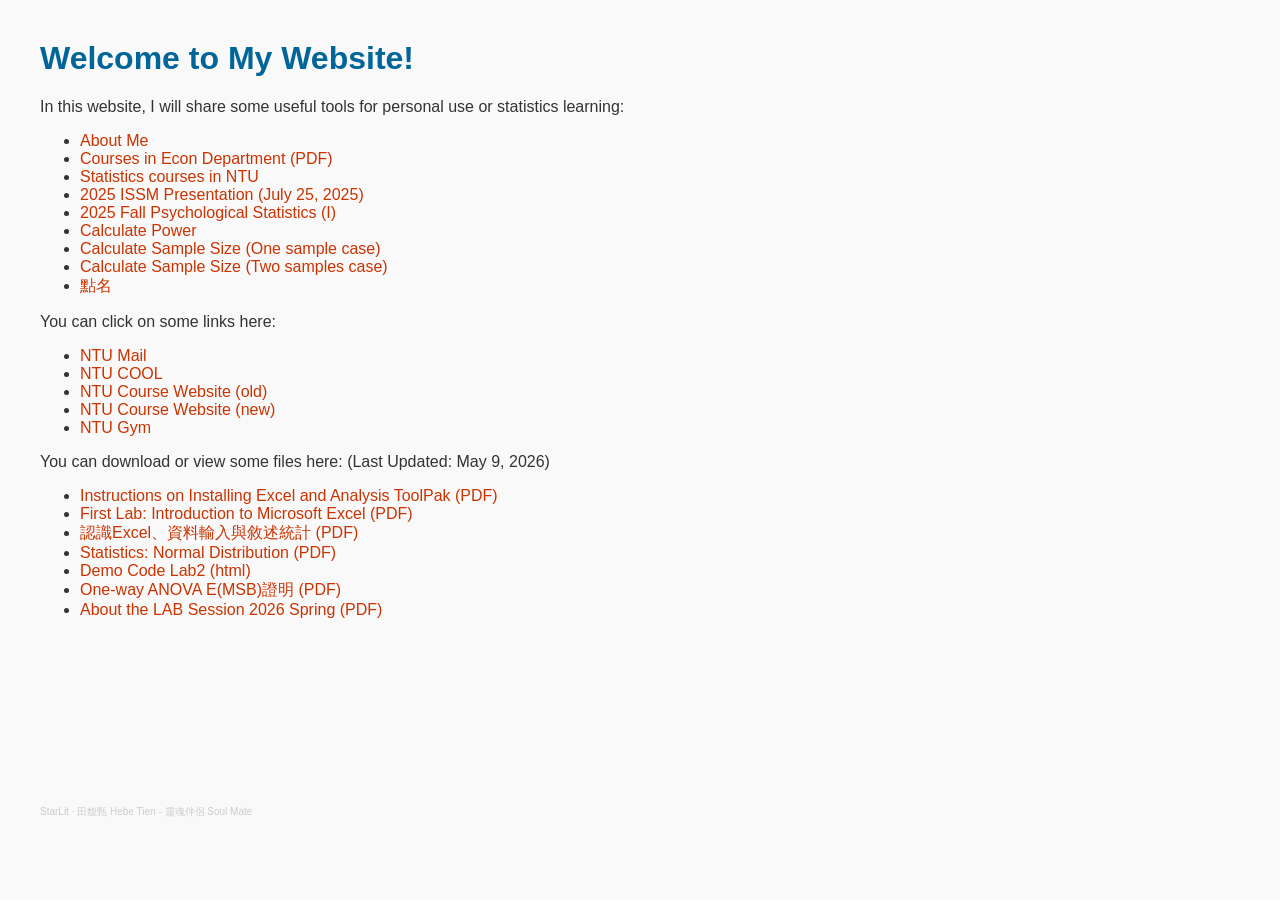
<file: index.html>
<!DOCTYPE html>
<html lang="en">
<head>
    <meta charset="UTF-8">
    <title>My Website</title>
    <link rel="stylesheet" href="style.css">
    <link rel="icon" type="image/png" sizes="32x32" href="favicon-32x32.png">

    <!-- 禁止選取文字 -->
    <style>
        body {
            -webkit-user-select: none;
            -moz-user-select: none;
            -ms-user-select: none;
            user-select: none;
        }
    </style>

    <!-- 禁止右鍵與複製 -->
    <script>
        document.addEventListener('DOMContentLoaded', function () {
            // 禁止右鍵
            document.addEventListener('contextmenu', function (e) {
                e.preventDefault();
            });
            // 禁止複製
            document.addEventListener('copy', function (e) {
                e.preventDefault();
            });
        });
    </script>
</head>
<body>
    <h1>Welcome to My Website!</h1>
    <p>In this website, I will share some useful tools for personal use or statistics learning:</p>
    <ul>
        <li><a href="post1.html">About Me</a></li>
        <li><a href="Courses_in_Econ_Department.pdf" target="_blank">Courses in Econ Department (PDF)</a></li>
        <li><a href="post2.html">Statistics courses in NTU</a></li>
        <li><a href="post3.html">2025 ISSM Presentation (July 25, 2025)</a></li>
        <li><a href="post4.html">2025 Fall Psychological Statistics (I)</a></li>
        <li><a href="post5.html">Calculate Power</a></li>
        <li><a href="post6.html">Calculate Sample Size (One sample case)</a></li>
        <li><a href="post7.html">Calculate Sample Size (Two samples case)</a></li>
        <li><a href="post8.html">點名</a></li>
    </ul>

    <p>You can click on some links here:</p>
    <ul>
        <li><a href="https://wmail1.cc.ntu.edu.tw/rc/index.php" target="_blank">NTU Mail</a></li>
        <li><a href="https://cool.ntu.edu.tw/login/portal" target="_blank">NTU COOL</a></li>
        <li><a href="https://nol.ntu.edu.tw/nol/guest/index.php" target="_blank">NTU Course Website (old)</a></li>        
        <li><a href="https://course.ntu.edu.tw" target="_blank">NTU Course Website (new)</a></li>
        <li><a href="https://rent.pe.ntu.edu.tw/member/" target="_blank">NTU Gym</a></li>
    </ul>

    <p>You can download or view some files here: (Last Updated: May 9, 2026)</p>
    <ul>
        <li><a href="files/Instructions_on_installing_excel_2025.pdf" target="_blank">Instructions on Installing Excel and Analysis ToolPak (PDF)</a></li>
        <li><a href="files/Lab1.Intro_to_Excel_handout_2025.pdf" target="_blank">First Lab: Introduction to Microsoft Excel (PDF)</a></li>
        <li><a href="excel101.pdf" target="_blank">認識Excel、資料輸入與敘述統計 (PDF)</a></li>
        <li><a href="normdist.pdf" target="_blank">Statistics: Normal Distribution (PDF)</a></li>
        <li><a href="demo_code_lab2.html">Demo Code Lab2 (html)</a></li>
        <li><a href="files/One-way%20ANOVA%20E%28MSB%29.pdf">One-way ANOVA E(MSB)證明 (PDF)</a></li>
        <li><a href="files/Lab1_2026_Spring.pdf">About the LAB Session 2026 Spring (PDF)</a></li>
    </ul>
    
    <iframe width="100%" height="166" scrolling="no" frameborder="no" allow="autoplay; encrypted-media" src="https://w.soundcloud.com/player/?url=https%3A//api.soundcloud.com/tracks/soundcloud%253Atracks%253A273434830&color=%23008cff&auto_play=false&hide_related=false&show_comments=false&show_user=true&show_reposts=false&show_teaser=true"></iframe><div style="font-size: 10px; color: #cccccc;line-break: anywhere;word-break: normal;overflow: hidden;white-space: nowrap;text-overflow: ellipsis; font-family: Interstate,Lucida Grande,Lucida Sans Unicode,Lucida Sans,Garuda,Verdana,Tahoma,sans-serif;font-weight: 100;"><a href="https://soundcloud.com/starlit-3" title="StarLit" target="_blank" style="color: #cccccc; text-decoration: none;">StarLit</a> · <a href="https://soundcloud.com/starlit-3/hebe-tien-soul-mate" title="田馥甄 Hebe Tien - 靈魂伴侶 Soul Mate" target="_blank" style="color: #cccccc; text-decoration: none;">田馥甄 Hebe Tien - 靈魂伴侶 Soul Mate</a></div>
</body>
</html>
</file>
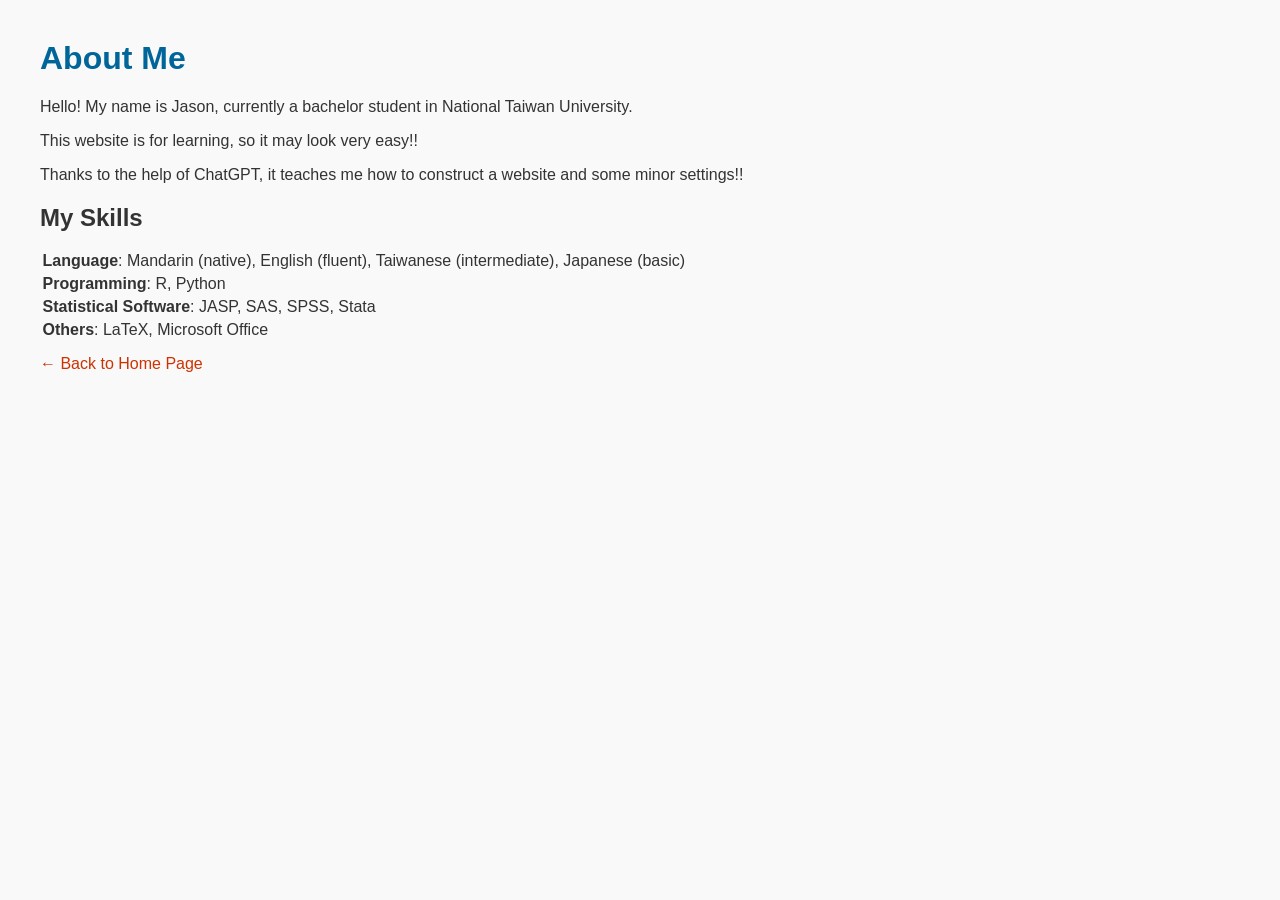
<file: post1.html>
<!DOCTYPE html>
<html lang="en">
<head>
    <meta charset="UTF-8">
    <title>About Me</title>
    <link rel="stylesheet" href="style.css">
    <link rel="icon" type="image/png" sizes="32x32" href="favicon-32x32.png">

    <!-- 禁止選取文字 -->
    <style>
        body {
            -webkit-user-select: none;
            -moz-user-select: none;
            -ms-user-select: none;
            user-select: none;
        }
    </style>

    <!-- 禁止右鍵與複製 -->
    <script>
        document.addEventListener('DOMContentLoaded', function () {
            // 禁止右鍵
            document.addEventListener('contextmenu', function (e) {
                e.preventDefault();
            });
            // 禁止複製
            document.addEventListener('copy', function (e) {
                e.preventDefault();
            });
        });
    </script>
</head>
<body>
    <h1>About Me</h1>
    <p>Hello! My name is Jason, currently a bachelor student in National Taiwan University.</p>
    <p>This website is for learning, so it may look very easy!!</p>
    <p>Thanks to the help of ChatGPT, it teaches me how to construct a website and some minor settings!!</p>

    <h2><strong>My Skills</strong></h2>
    <ul style="list-style-type:none; margin-left:-37.5px;">
        <li style="margin-bottom: 5px;">
            <strong>Language</strong>: Mandarin (native), English (fluent), Taiwanese (intermediate), Japanese (basic)
        </li>
        <li style="margin-bottom: 5px;">
            <strong>Programming</strong>: R, Python
        </li>
        <li style="margin-bottom: 5px;">
            <strong>Statistical Software</strong>: JASP, SAS, SPSS, Stata
        </li>
        <li>
            <strong>Others</strong>: LaTeX, Microsoft Office
        </li>
    </ul>

    <a href="index.html">← Back to Home Page</a>
</body>

</html>
</file>
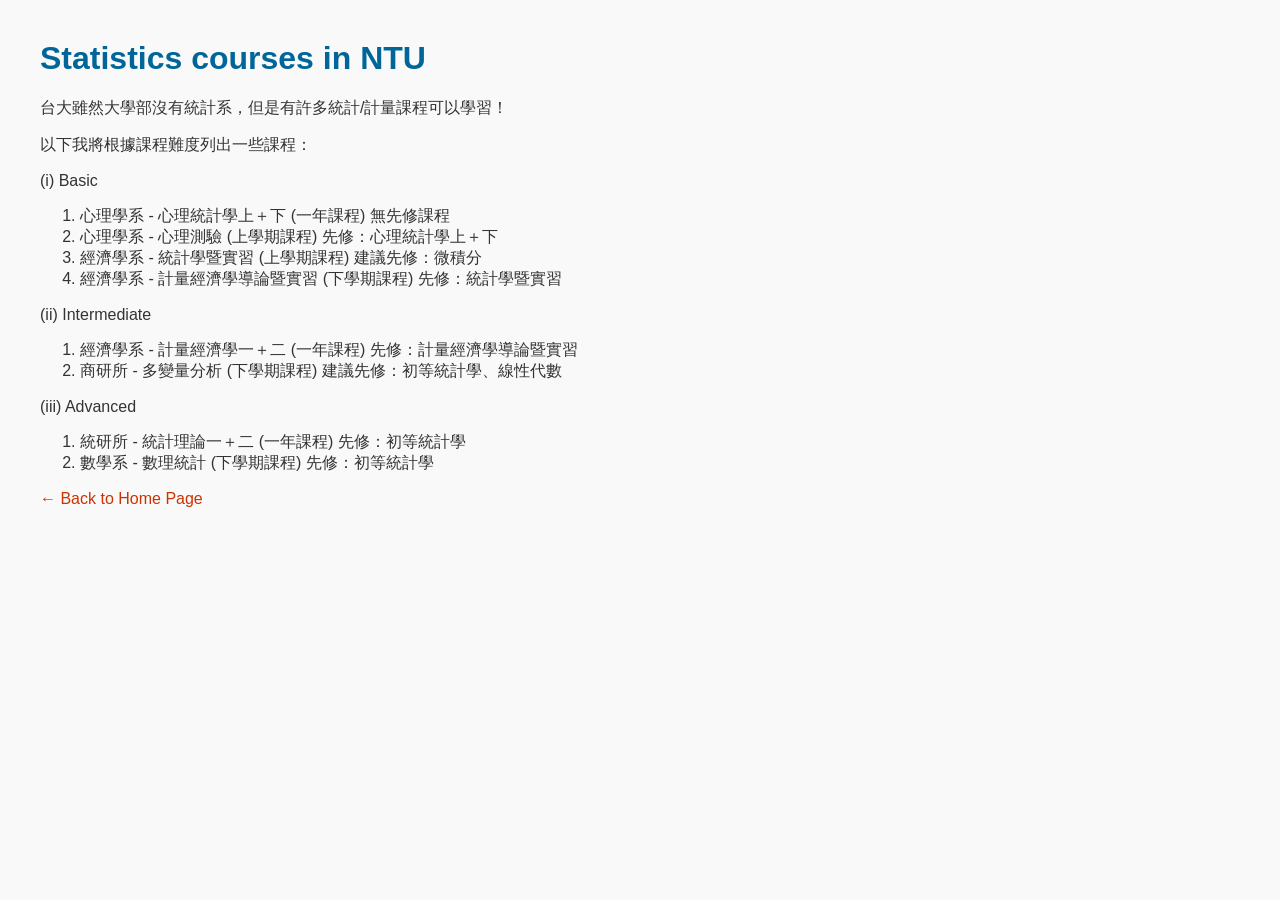
<file: post2.html>
<!DOCTYPE html>
<html lang="zh-Hant">
<head>
    <meta charset="UTF-8">
    <title>Statistics course in NTU</title>
    <link rel="stylesheet" href="style.css">
    <link rel="icon" type="image/png" sizes="32x32" href="favicon-32x32.png">

    <!-- 禁止選取文字 -->
    <style>
        body {
            -webkit-user-select: none;
            -moz-user-select: none;
            -ms-user-select: none;
            user-select: none;
        }
    </style>

    <!-- 禁止右鍵與複製 -->
    <script>
        document.addEventListener('DOMContentLoaded', function () {
            // 禁止右鍵
            document.addEventListener('contextmenu', function (e) {
                e.preventDefault();
            });
            // 禁止複製
            document.addEventListener('copy', function (e) {
                e.preventDefault();
            });
        });
    </script>
</head>
<body>
    <h1>Statistics courses in NTU</h1>
    <p>台大雖然大學部沒有統計系，但是有許多統計/計量課程可以學習！</p>
    <p>以下我將根據課程難度列出一些課程：</p>
    <p>(i) Basic</p>
    <ol>
        <li>心理學系 - 心理統計學上＋下 (一年課程) 無先修課程</li>
        <li>心理學系 - 心理測驗 (上學期課程) 先修：心理統計學上＋下</li>
        <li>經濟學系 - 統計學暨實習 (上學期課程) 建議先修：微積分</li> 
        <li>經濟學系 - 計量經濟學導論暨實習 (下學期課程) 先修：統計學暨實習</li>
    </ol>
    <p>(ii) Intermediate</p>
    <ol>
        <li>經濟學系 - 計量經濟學一＋二 (一年課程) 先修：計量經濟學導論暨實習</li>
        <li>商研所 - 多變量分析 (下學期課程) 建議先修：初等統計學、線性代數</li>
    </ol>
    <p>(iii) Advanced</p>
    <ol>
        <li>統研所 - 統計理論一＋二 (一年課程) 先修：初等統計學</li>
        <li>數學系 - 數理統計 (下學期課程) 先修：初等統計學</li>
    </ol>
    <a href="index.html">← Back to Home Page</a>
</body>
</html>
</file>
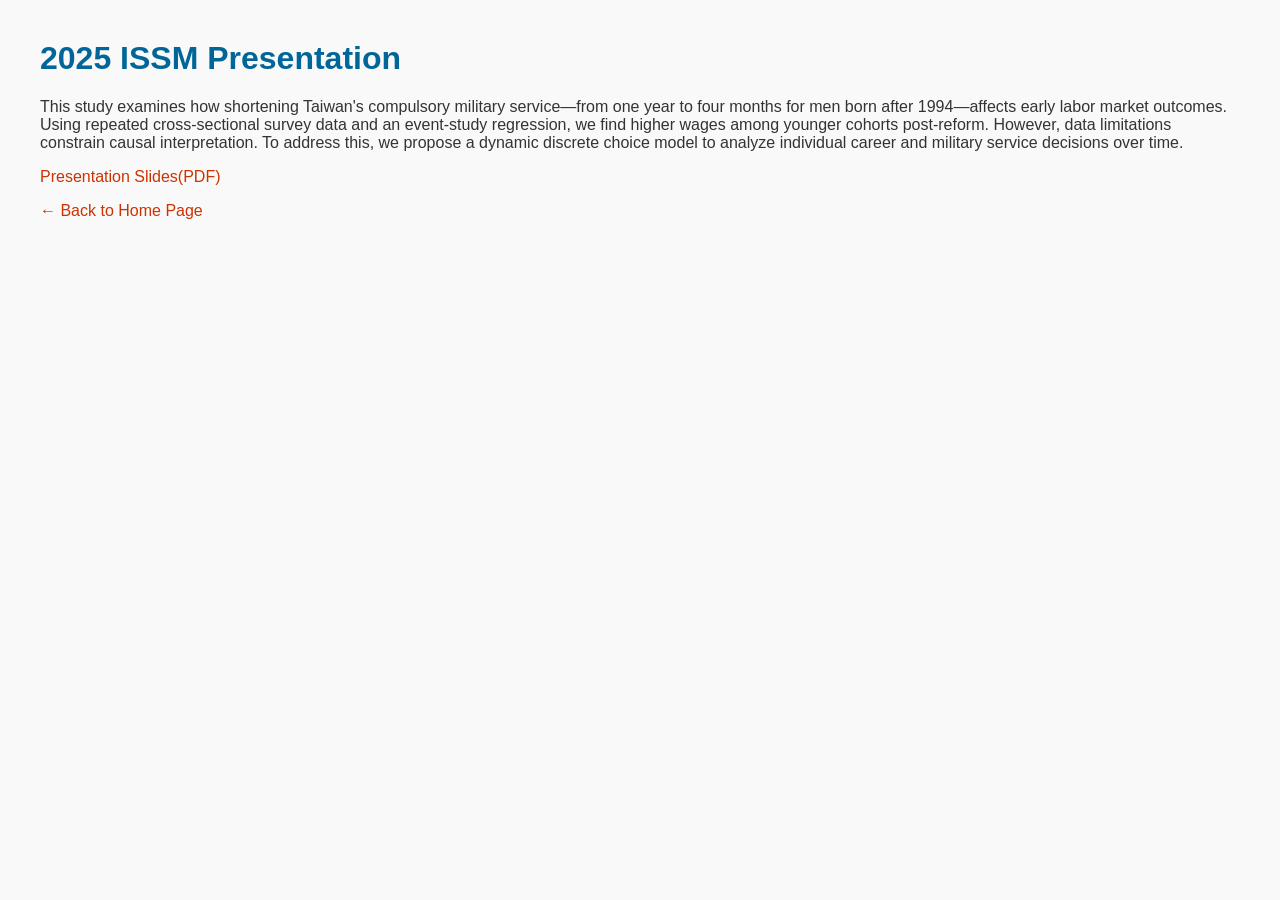
<file: post3.html>
<!DOCTYPE html>
<html lang="en">
<head>
    <meta charset="UTF-8">
    <title>2025 ISSM Presentation</title>
    <link rel="stylesheet" href="style.css">
    <link rel="icon" type="image/png" sizes="32x32" href="favicon-32x32.png">

    <!-- 禁止選取文字 -->
    <style>
        body {
            -webkit-user-select: none;
            -moz-user-select: none;
            -ms-user-select: none;
            user-select: none;
        }
    </style>

    <!-- 禁止右鍵與複製 -->
    <script>
        document.addEventListener('DOMContentLoaded', function () {
            // 禁止右鍵
            document.addEventListener('contextmenu', function (e) {
                e.preventDefault();
            });
            // 禁止複製
            document.addEventListener('copy', function (e) {
                e.preventDefault();
            });
        });
    </script>
</head>
<body>
    <h1>2025 ISSM Presentation</h1>
    <p>This study examines how shortening Taiwan's compulsory military service—from one year to four months for men born after 1994—affects early labor market outcomes. Using repeated cross-sectional survey data and an event-study regression, we find higher wages among younger cohorts post-reform. However, data limitations constrain causal interpretation. To address this, we propose a dynamic discrete choice model to analyze individual career and military service decisions over time.</p>
    <p><a href="2025_ISSM_Presentation_HT,Cheng_YY,Li.pdf" target="_blank">Presentation Slides(PDF)</a></p>
    <p><a href="index.html">← Back to Home Page</a></p>
</body>
</html>
</file>
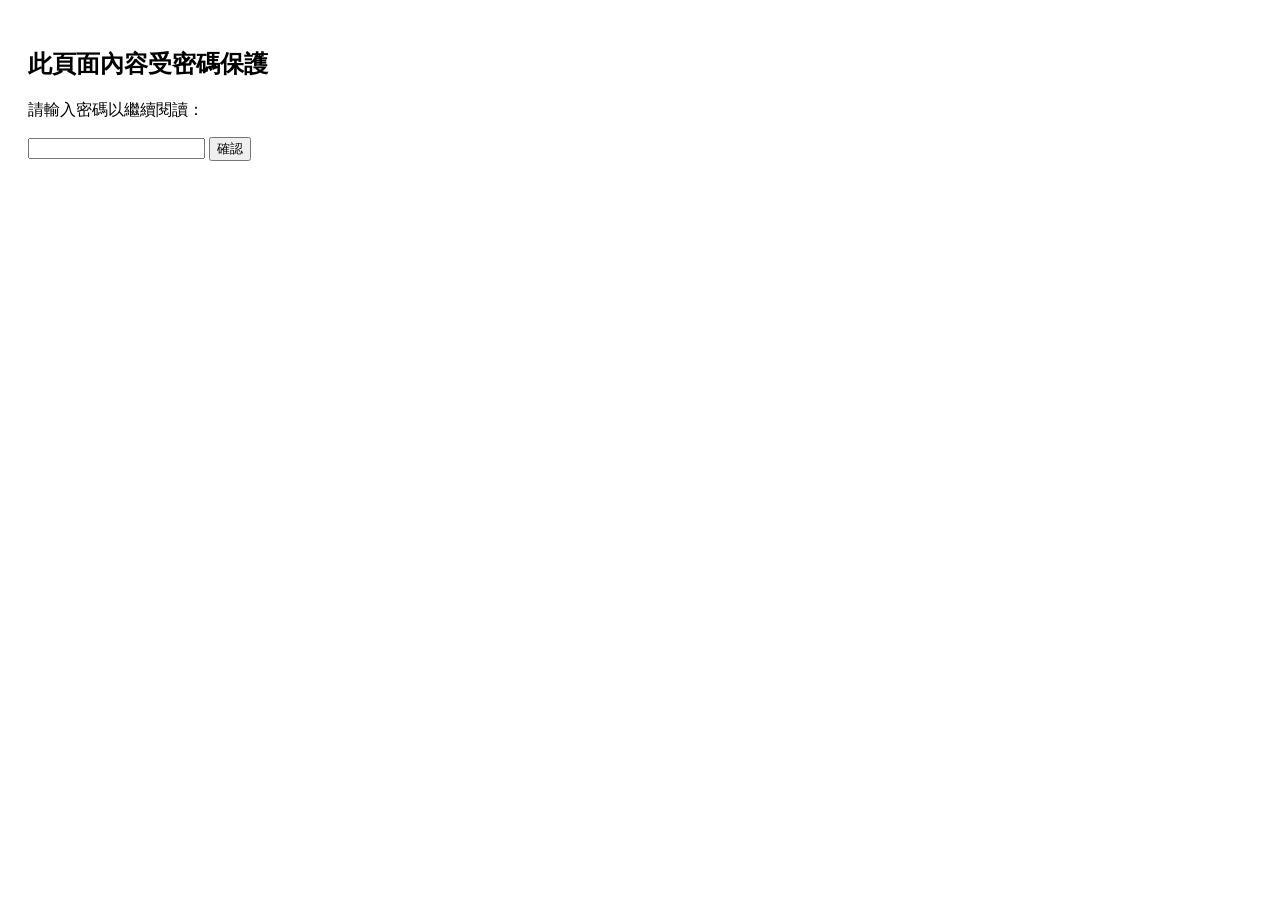
<file: post4.html>
<!DOCTYPE html>
<html lang="zh-TW">
<head>
  <meta charset="UTF-8">
  <title>受密碼保護的頁面</title>
  <style>
    body {
      font-family: Arial, sans-serif;
      padding: 20px;
      /* 禁止選取文字 */
      -webkit-user-select: none;
      -moz-user-select: none;
      -ms-user-select: none;
      user-select: none;
    }

    #protected {
      display: none;
      margin-top: 20px;
    }
  </style>
  <script>
    // 密碼檢查邏輯
    function checkPassword() {
      const input = document.getElementById("password").value.trim();
      const correct = "ntu123";  // ←← 修改這裡的密碼

      if (input === correct) {
        document.getElementById("protected").style.display = "block";
        document.getElementById("login").style.display = "none";
      } else {
        alert("密碼錯誤，請再試一次！");
        document.getElementById("password").value = "";
      }
    }

    // 加入防右鍵、防複製
    document.addEventListener('DOMContentLoaded', function () {
      // 禁止右鍵
      document.addEventListener('contextmenu', function (e) {
        e.preventDefault();
      });

      // 禁止複製
      document.addEventListener('copy', function (e) {
        e.preventDefault();
      });
    });
  </script>
</head>
<body>
  <div id="login">
    <h2>此頁面內容受密碼保護</h2>
    <p>請輸入密碼以繼續閱讀：</p>
    <input type="password" id="password">
    <button onclick="checkPassword()">確認</button>
  </div>

  <div id="protected">
    <h2>這是受保護的內容</h2>
    <ul>
        <li><a href="files/Instructions_on_installing_excel_2025.pdf" target="_blank">Instructions on Installing Excel and Analysis ToolPak (PDF)</a></li>
        <li><a href="files/Lab1.Intro_to_Excel_handout_2025.pdf" target="_blank">First Lab: Introduction to Microsoft Excel (PDF)</a></li>
        <li><a href="files/faithful data.xlsx" target="_blank">faithful data (Excel)</a></li>
        <li><a href="files/The uses & misuses of statistics in life.2025.pdf" target="_blank">The uses & misuses of statistics in life.2025 (PDF)</a></li>
        <li><a href="files/Syllabus.Psy Stat.Fall2025.9-1-2025.pdf" target="_blank">Syllabus.Psy Stat.Fall2025.9-1-2025 (PDF)</a></li>
        <li><a href="files/lt_1.student.Ch1&2.Howell2017.9-1-2025.pdf" target="_blank">lt_1.student.Ch1&2.Howell2017.9-1-2025 (PDF)</a></li>
        <li><a href="files/Lab4.ogive_and_boxplot.xlsx" target="_blank">Lab4.ogive_and_boxplot (Excel)</a></li>
        <li><a href="files/Lab4.boxplot.pdf" target="_blank">Lab4.boxplot (PDF)</a></li>
        
    </ul>
  </div>
</body>
</html>
</file>
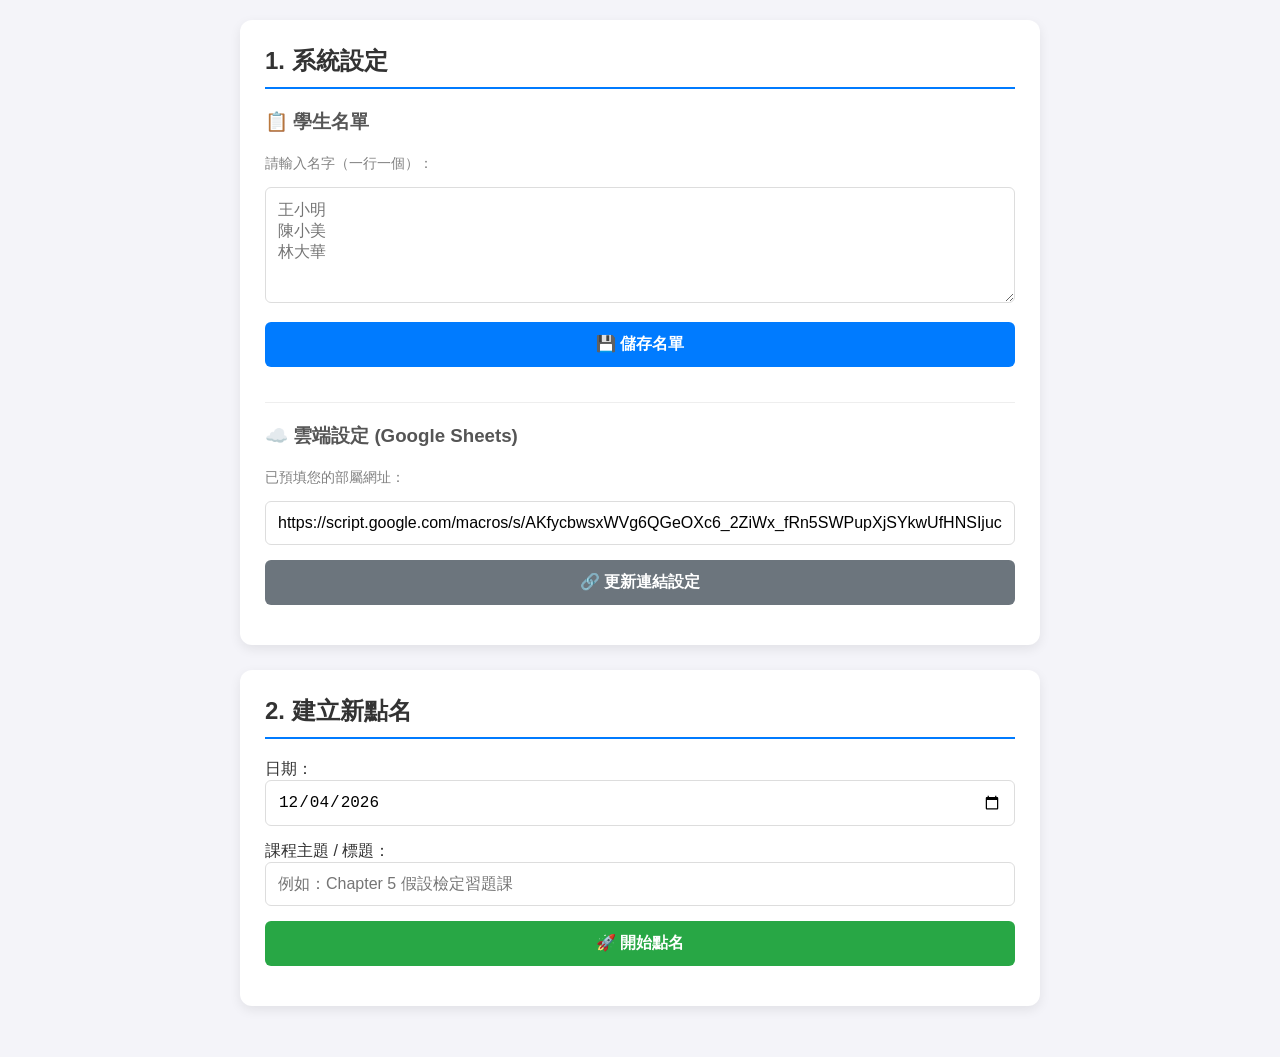
<file: post8.html>
<!DOCTYPE html>
<html lang="zh-TW">
<head>
    <meta charset="UTF-8">
    <meta name="viewport" content="width=device-width, initial-scale=1.0">
    <title>助教點名系統 (雲端整合版)</title>
    <style>
        /* --- 基礎樣式 --- */
        body { font-family: "Microsoft JhengHei", "Segoe UI", sans-serif; background-color: #f4f4f9; padding: 20px; max-width: 800px; margin: 0 auto; color: #333; }
        h2 { border-bottom: 2px solid #007bff; padding-bottom: 10px; margin-top: 0; }
        h3 { margin-top: 0; color: #555; }
        
        /* --- 區塊樣式 --- */
        .section { background: white; padding: 25px; border-radius: 12px; box-shadow: 0 4px 12px rgba(0,0,0,0.08); margin-bottom: 25px; }
        
        /* --- 輸入框與按鈕 --- */
        input, textarea, button { padding: 12px; border-radius: 6px; border: 1px solid #ddd; font-size: 16px; margin-bottom: 15px; width: 100%; box-sizing: border-box; transition: 0.2s; }
        input:focus, textarea:focus { border-color: #007bff; outline: none; box-shadow: 0 0 0 3px rgba(0,123,255,0.1); }
        
        button { background-color: #007bff; color: white; border: none; cursor: pointer; font-weight: bold; }
        button:hover { background-color: #0056b3; transform: translateY(-1px); }
        button:disabled { background-color: #ccc; cursor: not-allowed; transform: none; }
        
        button.secondary { background-color: #6c757d; }
        button.secondary:hover { background-color: #5a6268; }
        
        button.success { background-color: #28a745; }
        button.success:hover { background-color: #218838; }

        button.google { background-color: #ff9800; color: white; }
        button.google:hover { background-color: #e68900; }

        button.random { background-color: #6610f2; }
        button.random:hover { background-color: #520dc2; }
        
        /* --- 統計儀表板 --- */
        .stats-dashboard {
            background: #e9ecef; padding: 15px; border-radius: 8px; margin-bottom: 20px;
            display: flex; flex-direction: column; gap: 8px;
        }
        .stats-text { font-size: 1.2em; font-weight: bold; display: flex; justify-content: space-between; }
        .progress-container { background: #cbd3da; border-radius: 10px; height: 12px; width: 100%; overflow: hidden; }
        .progress-bar { background: #28a745; height: 100%; width: 100%; transition: width 0.3s ease; }

        /* --- 點名卡片區塊 --- */
        .attendance-grid { display: grid; grid-template-columns: repeat(auto-fill, minmax(110px, 1fr)); gap: 12px; }
        .student-card {
            background-color: #fff; border: 2px solid #eee; padding: 15px 5px; text-align: center; 
            cursor: pointer; border-radius: 8px; user-select: none; transition: all 0.2s; font-weight: 500;
        }
        
        /* 出席狀態 - 綠色 */
        .student-card.present { background-color: #d4edda; border-color: #28a745; color: #155724; }
        .student-card.present::after { content: " ✔"; }
        
        /* 缺席狀態 - 紅色 */
        .student-card.absent { background-color: #f8d7da; border-color: #dc3545; color: #721c24; opacity: 0.8; }
        .student-card.absent::after { content: " ✘"; }

        .hidden { display: none; }
    </style>
</head>
<body>

    <div class="section" id="setupSection">
        <h2>1. 系統設定</h2>
        
        <h3>📋 學生名單</h3>
        <p style="margin-top:0; font-size:0.9em; color:gray;">請輸入名字（一行一個）：</p>
        <textarea id="studentListInput" rows="5" placeholder="王小明&#10;陳小美&#10;林大華"></textarea>
        <button onclick="saveStudents()">💾 儲存名單</button>
        <p id="studentCountInfo" style="color: gray; font-size: 0.9em; margin:0; margin-bottom: 20px;"></p>

        <hr style="border: 0; border-top: 1px solid #eee; margin: 20px 0;">

        <h3>☁️ 雲端設定 (Google Sheets)</h3>
        <p style="margin-top:0; font-size:0.9em; color:gray;">已預填您的部屬網址：</p>
        <input type="text" id="googleScriptUrl" 
               value="https://script.google.com/macros/s/AKfycbwsxWVg6QGeOXc6_2ZiWx_fRn5SWPupXjSYkwUfHNSIjucB3ClGM5L-LgmNCNSXmDZ3Lg/exec">
        <button class="secondary" onclick="saveGoogleUrl()">🔗 更新連結設定</button>
    </div>

    <div class="section" id="sessionSection">
        <h2>2. 建立新點名</h2>
        <label>日期：</label>
        <input type="date" id="sessionDate">
        <label>課程主題 / 標題：</label>
        <input type="text" id="sessionTitle" placeholder="例如：Chapter 5 假設檢定習題課">
        <button class="success" onclick="startRollCall()">🚀 開始點名</button>
    </div>

    <div class="section hidden" id="activeRollCallSection">
        <h2 id="currentSessionTitle">點名中...</h2>

        <div class="stats-dashboard">
            <div class="stats-text">
                <span id="statsNumbers">0 / 0</span>
                <span id="statsPercent">0%</span>
            </div>
            <div class="progress-container">
                <div class="progress-bar" id="statsBar"></div>
            </div>
        </div>

        <div style="margin-bottom: 10px; font-size: 0.9em; color: gray;">
            點擊名字切換：<span style="color: #28a745; font-weight:bold;">出席</span> / <span style="color: #dc3545; font-weight:bold;">缺席</span>
        </div>
        
        <div id="attendanceList" class="attendance-grid"></div>
        
        <div style="margin-top: 30px; display: flex; gap: 10px; flex-wrap: wrap;">
            <button class="google" onclick="uploadToGoogleSheet()" style="flex: 1 1 100%;">☁️ 上傳到 Google Sheets</button>
            <button class="success" onclick="exportToCSV()" style="flex: 1;">📥 下載 CSV</button>
            <button class="random" onclick="pickRandomStudent()" style="flex: 1;">🎲 隨機抽點</button>
            <button class="secondary" onclick="cancelRollCall()" style="flex: 1;">↩ 返回</button>
        </div>
    </div>

    <script>
        // --- 初始化設定 ---
        document.getElementById('sessionDate').valueAsDate = new Date();

        window.onload = function() {
            // 載入學生名單
            const savedList = localStorage.getItem('myStudentList');
            if (savedList) {
                document.getElementById('studentListInput').value = savedList;
                updateCountInfo(savedList.split('\n').filter(n => n.trim() !== '').length);
            }

            // 載入 Google URL (如果有自行修改過，以 localStorage 為主，否則使用 HTML 中的預設值)
            const savedUrl = localStorage.getItem('myGoogleUrl');
            if (savedUrl) {
                document.getElementById('googleScriptUrl').value = savedUrl;
            }
        };

        // --- 名單管理 ---
        function saveStudents() {
            const rawText = document.getElementById('studentListInput').value;
            const students = rawText.split('\n').map(s => s.trim()).filter(s => s !== '');
            
            if (students.length === 0) { alert("請至少輸入一個名字！"); return; }
            
            localStorage.setItem('myStudentList', rawText);
            updateCountInfo(students.length);
            alert(`✅ 名單已更新，共 ${students.length} 人。`);
        }

        function saveGoogleUrl() {
            const url = document.getElementById('googleScriptUrl').value.trim();
            if(!url) { alert("網址不能為空"); return; }
            localStorage.setItem('myGoogleUrl', url);
            alert("✅ Google API 網址已儲存！");
        }

        function updateCountInfo(count) {
            document.getElementById('studentCountInfo').innerText = `目前名單內有 ${count} 位學生`;
        }

        // --- 點名核心邏輯 ---
        let currentStudents = [];

        function startRollCall() {
            const rawText = localStorage.getItem('myStudentList'); // 優先讀取儲存的
            // 如果還沒存過，嘗試讀取輸入框的
            const inputText = document.getElementById('studentListInput').value;
            
            const sourceText = rawText || inputText;

            if (!sourceText) { alert("請先設定名單！"); return; }
            
            const date = document.getElementById('sessionDate').value;
            const title = document.getElementById('sessionTitle').value;
            if (!date || !title) { alert("請輸入完整的日期與標題！"); return; }

            currentStudents = sourceText.split('\n').map(s => s.trim()).filter(s => s !== '');
            
            // 介面切換
            document.getElementById('setupSection').classList.add('hidden');
            document.getElementById('sessionSection').classList.add('hidden');
            document.getElementById('activeRollCallSection').classList.remove('hidden');
            document.getElementById('currentSessionTitle').innerText = `${date} - ${title}`;

            renderAttendanceGrid();
            updateStats();
        }

        function renderAttendanceGrid() {
            const container = document.getElementById('attendanceList');
            container.innerHTML = '';

            currentStudents.forEach((student) => {
                const card = document.createElement('div');
                card.className = 'student-card present'; // 預設出席
                card.innerText = student;
                card.dataset.status = 'present'; 
                
                card.onclick = function() {
                    // 切換狀態
                    if (this.dataset.status === 'present') {
                        this.dataset.status = 'absent';
                        this.className = 'student-card absent';
                    } else {
                        this.dataset.status = 'present';
                        this.className = 'student-card present';
                    }
                    // 清除隨機抽點的樣式
                    this.style.border = ''; 
                    updateStats();
                };
                container.appendChild(card);
            });
        }

        function updateStats() {
            const total = currentStudents.length;
            const presentCount = document.querySelectorAll('.student-card[data-status="present"]').length;
            const percent = total === 0 ? 0 : Math.round((presentCount / total) * 100);

            document.getElementById('statsNumbers').innerText = `出席: ${presentCount} / ${total} 人`;
            document.getElementById('statsPercent').innerText = `${percent}%`;

            const bar = document.getElementById('statsBar');
            bar.style.width = `${percent}%`;
            
            // 變色邏輯
            if(percent < 60) { bar.style.backgroundColor = '#dc3545'; } // 紅
            else if(percent < 80) { bar.style.backgroundColor = '#ffc107'; } // 黃
            else { bar.style.backgroundColor = '#28a745'; } // 綠
        }

        function cancelRollCall() {
            document.getElementById('setupSection').classList.remove('hidden');
            document.getElementById('sessionSection').classList.remove('hidden');
            document.getElementById('activeRollCallSection').classList.add('hidden');
        }

        // --- 功能 A: 隨機抽點 ---
        function pickRandomStudent() {
            const presentCards = document.querySelectorAll('.student-card[data-status="present"]');
            if (presentCards.length === 0) { alert("目前沒有出席的學生可以抽！"); return; }

            const randomIndex = Math.floor(Math.random() * presentCards.length);
            const winnerCard = presentCards[randomIndex];
            
            // 視覺重置與高亮
            document.querySelectorAll('.student-card').forEach(c => c.style.border = '');
            winnerCard.style.border = '4px solid #6610f2'; 
            
            winnerCard.scrollIntoView({ behavior: 'smooth', block: 'center' });
            setTimeout(() => { alert(`👉 命運選中了：【 ${winnerCard.innerText} 】`); }, 100);
        }

        // --- 功能 B: CSV 下載 ---
        function exportToCSV() {
            const date = document.getElementById('sessionDate').value;
            const title = document.getElementById('sessionTitle').value;
            const cards = document.querySelectorAll('.student-card');
            
            const presentCount = document.querySelectorAll('.student-card[data-status="present"]').length;
            const total = cards.length;
            const rate = Math.round((presentCount / total) * 100) + "%";

            let csvContent = "\uFEFF"; // BOM
            csvContent += `課程標題,${title}\n日期,${date}\n總人數,${total}\n出席人數,${presentCount}\n出席率,${rate}\n\n學生姓名,出席狀態\n`;

            cards.forEach(card => {
                const status = card.dataset.status === 'present' ? '出席' : '缺席';
                csvContent += `${card.innerText},${status}\n`;
            });

            const blob = new Blob([csvContent], { type: 'text/csv;charset=utf-8;' });
            const link = document.createElement("a");
            link.href = URL.createObjectURL(blob);
            link.download = `點名_${date}_${title}.csv`;
            link.style.visibility = 'hidden';
            document.body.appendChild(link);
            link.click();
            document.body.removeChild(link);
        }

        // --- 功能 C: 上傳 Google Sheets ---
        function uploadToGoogleSheet() {
            const scriptUrl = document.getElementById('googleScriptUrl').value.trim();
            if (!scriptUrl) { alert("找不到 API 網址！請回設定頁確認。"); return; }

            const date = document.getElementById('sessionDate').value;
            const title = document.getElementById('sessionTitle').value;
            const cards = document.querySelectorAll('.student-card');
            
            let records = [];
            cards.forEach(card => {
                records.push({
                    name: card.innerText,
                    status: card.dataset.status === 'present' ? '出席' : '缺席'
                });
            });

            const payload = { date: date, title: title, records: records };
            
            const btn = event.target;
            const originalText = btn.innerText;
            btn.innerText = "⏳ 上傳中...";
            btn.disabled = true;

            fetch(scriptUrl, {
                method: 'POST',
                mode: 'no-cors',
                headers: { 'Content-Type': 'text/plain' },
                body: JSON.stringify(payload)
            }).then(() => {
                alert("✅ 資料已成功傳送至 Google Sheets！");
                btn.innerText = originalText;
                btn.disabled = false;
                
                // 確認是否結束
                if(confirm("上傳完成！要結束這次點名嗎？")) { cancelRollCall(); }
            }).catch(error => {
                console.error('Error:', error);
                alert("❌ 上傳失敗，請檢查網路連線或 API 網址是否正確。");
                btn.innerText = originalText;
                btn.disabled = false;
            });
        }
    </script>
</body>
</html>
</file>
<file: style.css>
body {
    font-family: Arial, sans-serif;
    margin: 40px;
    background-color: #f9f9f9;
    color: #333;
}

h1 {
    color: #006699;
}

a {
    color: #cc3300;
    text-decoration: none;
}

a:hover {
    text-decoration: underline;
}
</file>
